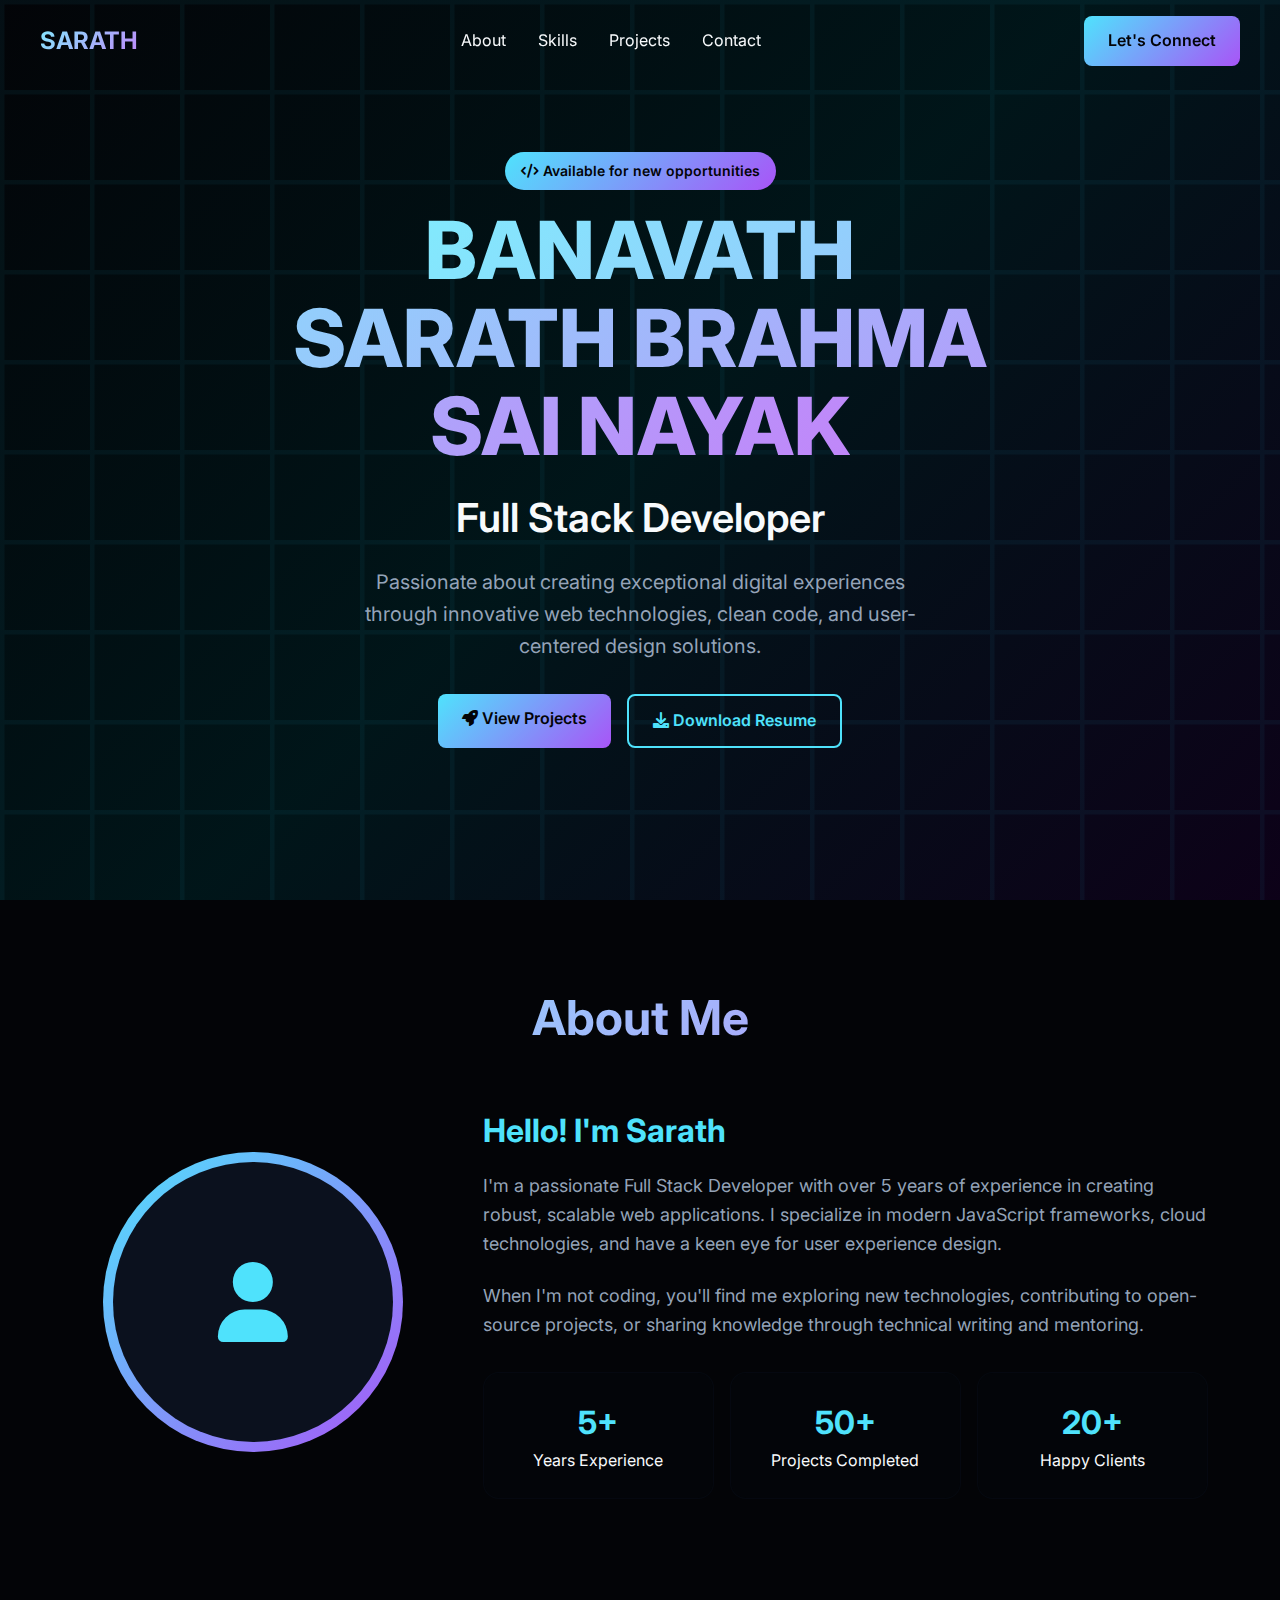
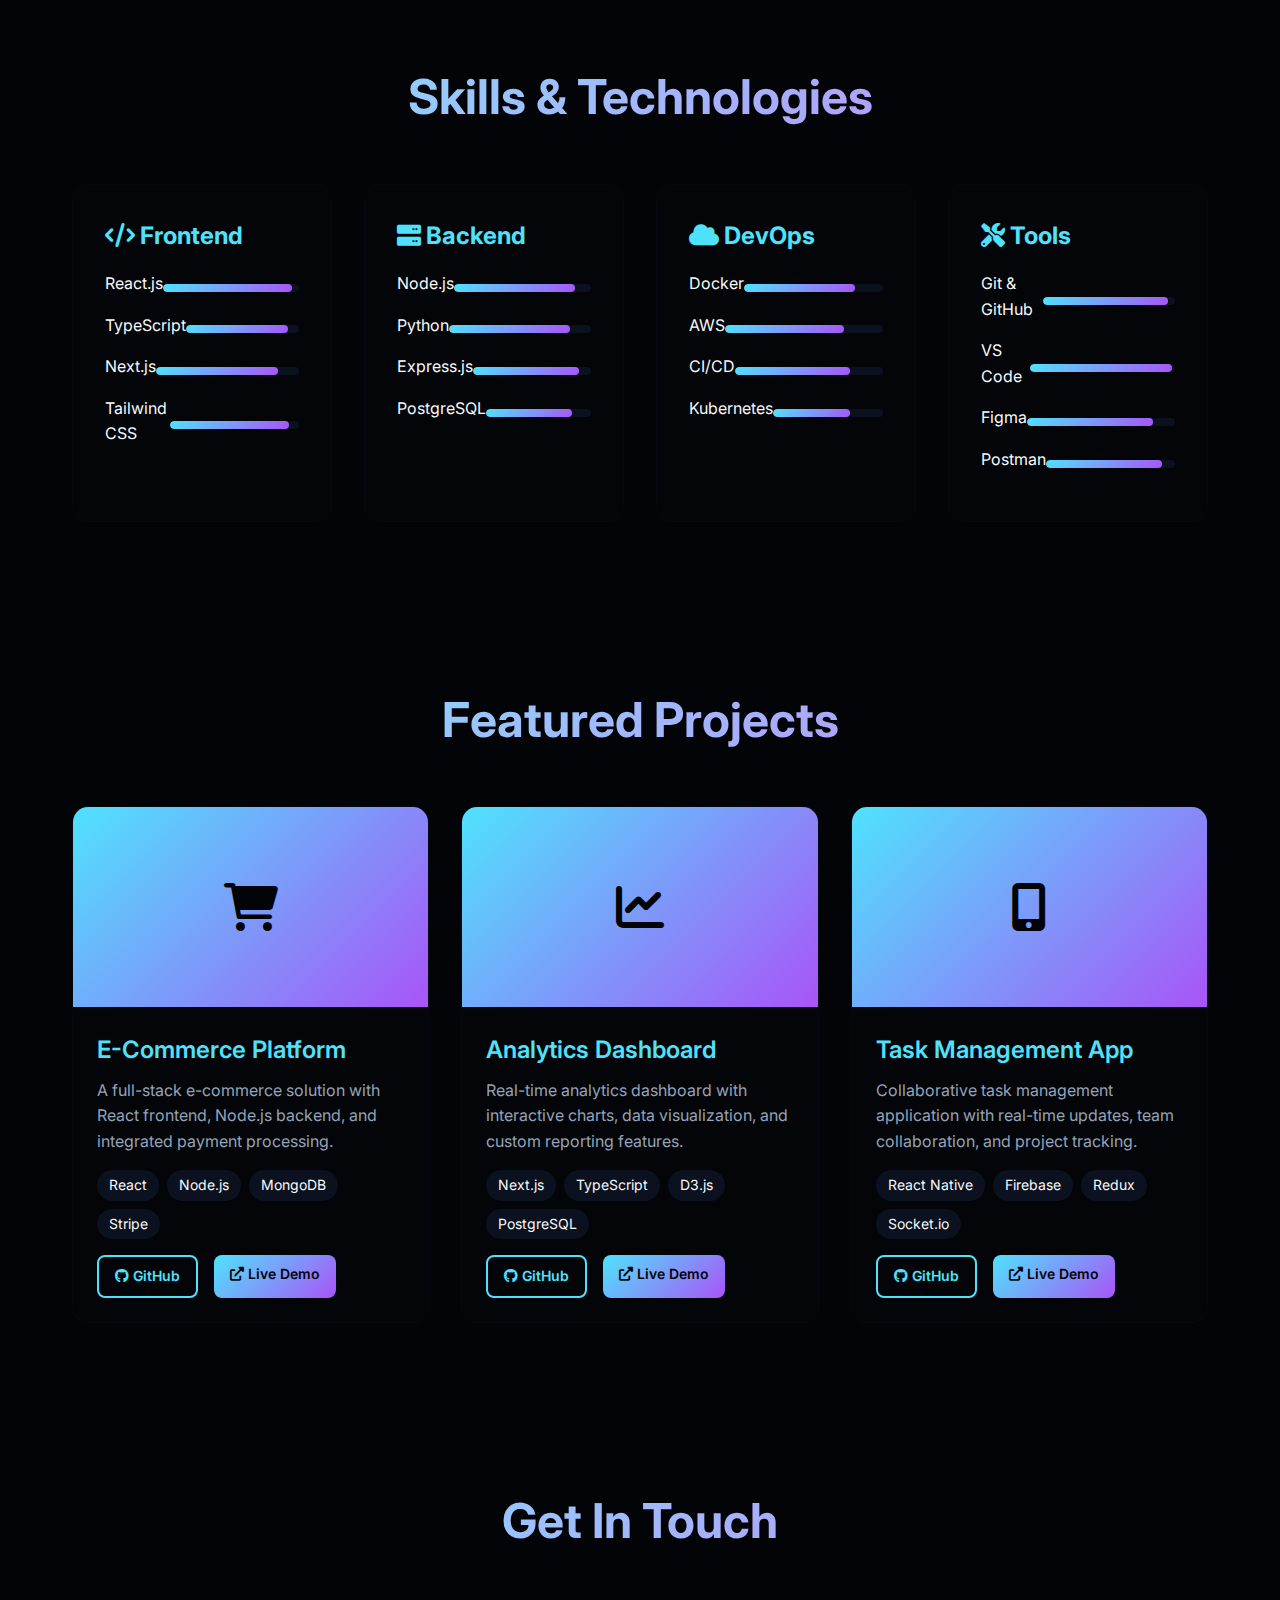
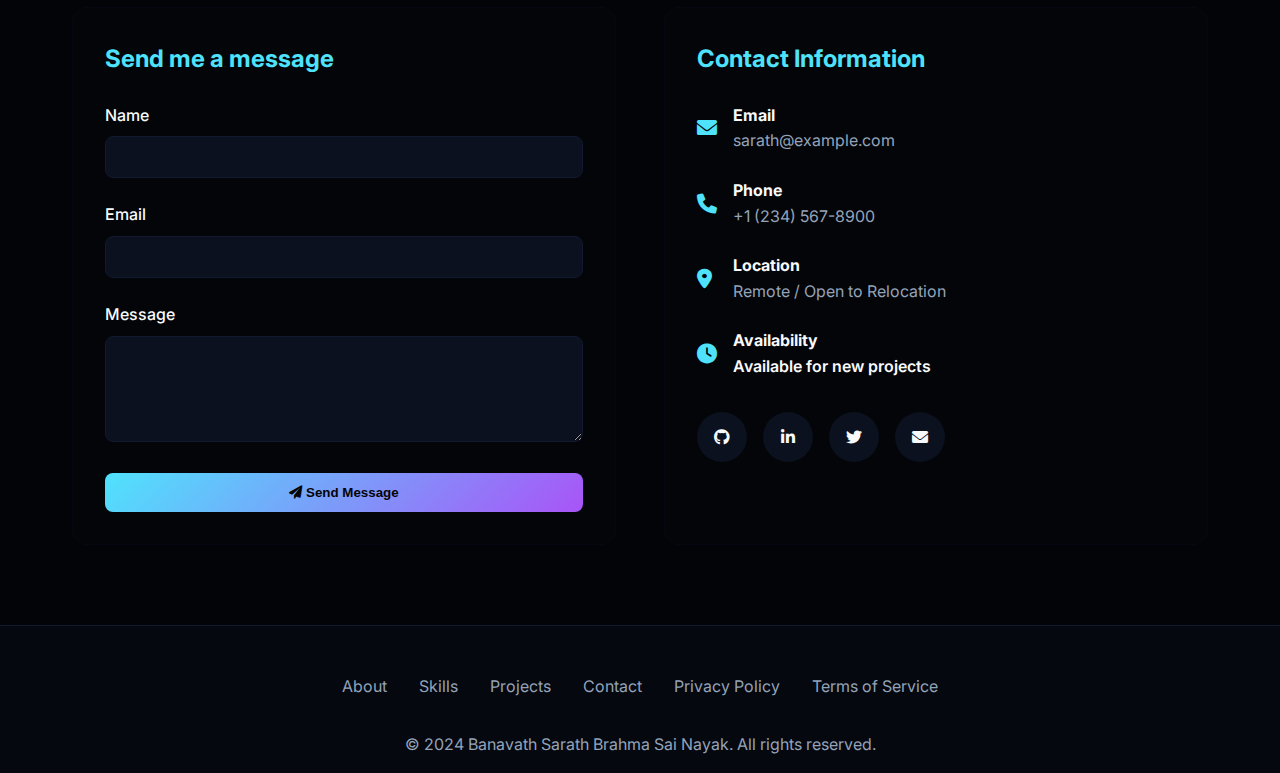
<file: portfolio.html>
<!DOCTYPE html>
<html lang="en">
<head>
    <meta charset="UTF-8">
    <meta name="viewport" content="width=device-width, initial-scale=1.0">
    <title>BANAVATH SARATH BRAHMA SAI NAYAK - Full Stack Developer Portfolio</title>
    <meta name="description" content="Experienced Full Stack Developer specializing in React, Node.js, and modern web technologies. View my projects, skills, and get in touch for collaboration opportunities.">
    <link href="https://fonts.googleapis.com/css2?family=Inter:wght@300;400;500;600;700;800&display=swap" rel="stylesheet">
    <link rel="stylesheet" href="https://cdnjs.cloudflare.com/ajax/libs/font-awesome/6.0.0/css/all.min.css">
    
    <style>
        * {
            margin: 0;
            padding: 0;
            box-sizing: border-box;
        }

        :root {
            /* Futuristic Dark Base */
            --background: hsl(222, 47%, 2%);
            --foreground: hsl(210, 40%, 98%);
            
            /* Glass Cards */
            --card: hsl(222, 47%, 4%);
            --glass: hsla(222, 47%, 8%, 0.1);
            --glass-border: hsla(222, 47%, 12%, 0.2);
            
            /* Neon Accents */
            --primary: hsl(189, 97%, 65%);
            --primary-glow: hsl(189, 97%, 75%);
            --secondary: hsl(271, 91%, 65%);
            --secondary-glow: hsl(271, 91%, 75%);
            
            /* Muted Elements */
            --muted: hsl(222, 47%, 8%);
            --muted-foreground: hsl(215, 20%, 65%);
            
            /* Borders */
            --border: hsl(222, 47%, 12%);
            
            /* Gradients */
            --gradient-hero: linear-gradient(135deg, hsl(222, 47%, 2%) 0%, hsl(189, 97%, 5%) 50%, hsl(271, 91%, 5%) 100%);
            --gradient-neon: linear-gradient(135deg, hsl(189, 97%, 65%) 0%, hsl(271, 91%, 65%) 100%);
            --gradient-text: linear-gradient(135deg, hsl(189, 97%, 75%) 0%, hsl(271, 91%, 75%) 100%);
            
            /* Shadows & Glows */
            --shadow-glow: 0 0 20px hsla(189, 97%, 65%, 0.3), 0 0 40px hsla(189, 97%, 65%, 0.2);
            --shadow-glow-purple: 0 0 20px hsla(271, 91%, 65%, 0.3), 0 0 40px hsla(271, 91%, 65%, 0.2);
            --shadow-glass: 0 8px 32px hsla(222, 47%, 2%, 0.4);
        }

        body {
            font-family: 'Inter', sans-serif;
            background: var(--background);
            color: var(--foreground);
            line-height: 1.6;
            overflow-x: hidden;
        }

        /* Glass Morphism */
        .glass {
            background: var(--glass);
            backdrop-filter: blur(12px);
            border: 1px solid var(--glass-border);
            box-shadow: var(--shadow-glass);
        }

        .glass-strong {
            background: hsla(222, 47%, 8%, 0.2);
            backdrop-filter: blur(16px);
            border: 1px solid hsla(222, 47%, 12%, 0.3);
            box-shadow: var(--shadow-glass);
        }

        /* Gradient Text */
        .gradient-text {
            background: var(--gradient-text);
            background-clip: text;
            -webkit-background-clip: text;
            -webkit-text-fill-color: transparent;
            color: transparent;
        }

        /* Glow Effects */
        .glow-cyan {
            box-shadow: var(--shadow-glow);
        }

        .glow-purple {
            box-shadow: var(--shadow-glow-purple);
        }

        /* Animations */
        .float {
            animation: float 6s ease-in-out infinite;
        }

        @keyframes float {
            0%, 100% { transform: translateY(0px); }
            50% { transform: translateY(-10px); }
        }

        .pulse-glow {
            animation: pulseGlow 2s ease-in-out infinite alternate;
        }

        @keyframes pulseGlow {
            from { box-shadow: var(--shadow-glow); }
            to { box-shadow: 0 0 30px hsla(189, 97%, 65%, 0.6), 0 0 60px hsla(189, 97%, 65%, 0.4); }
        }

        /* Navbar */
        .navbar {
            position: fixed;
            top: 0;
            left: 0;
            right: 0;
            z-index: 1000;
            padding: 1rem 2rem;
            transition: all 0.3s ease;
        }

        .navbar.scrolled {
            background: var(--glass);
            backdrop-filter: blur(12px);
            border-bottom: 1px solid var(--glass-border);
        }

        .navbar-content {
            display: flex;
            justify-content: space-between;
            align-items: center;
            max-width: 1200px;
            margin: 0 auto;
        }

        .logo {
            font-size: 1.5rem;
            font-weight: 700;
            background: var(--gradient-text);
            background-clip: text;
            -webkit-background-clip: text;
            -webkit-text-fill-color: transparent;
            cursor: pointer;
        }

        .nav-links {
            display: flex;
            list-style: none;
            gap: 2rem;
        }

        .nav-links a {
            color: var(--foreground);
            text-decoration: none;
            transition: all 0.3s ease;
            position: relative;
        }

        .nav-links a:hover {
            color: var(--primary);
        }

        .nav-links a::after {
            content: '';
            position: absolute;
            bottom: -5px;
            left: 0;
            width: 0;
            height: 2px;
            background: var(--gradient-neon);
            transition: width 0.3s ease;
        }

        .nav-links a:hover::after {
            width: 100%;
        }

        /* Button Styles */
        .btn {
            padding: 0.75rem 1.5rem;
            border: none;
            border-radius: 0.5rem;
            cursor: pointer;
            font-weight: 600;
            transition: all 0.3s ease;
            text-decoration: none;
            display: inline-block;
            text-align: center;
        }

        .btn-primary {
            background: var(--gradient-neon);
            color: var(--background);
        }

        .btn-primary:hover {
            transform: translateY(-2px);
            box-shadow: var(--shadow-glow);
        }

        .btn-outline {
            background: transparent;
            color: var(--primary);
            border: 2px solid var(--primary);
        }

        .btn-outline:hover {
            background: var(--primary);
            color: var(--background);
            transform: translateY(-2px);
        }

        /* Hero Section */
        .hero {
            min-height: 100vh;
            display: flex;
            align-items: center;
            justify-content: center;
            background: var(--gradient-hero);
            position: relative;
            overflow: hidden;
        }

        .hero::before {
            content: '';
            position: absolute;
            top: 0;
            left: 0;
            right: 0;
            bottom: 0;
            background: url('data:image/svg+xml,<svg xmlns="http://www.w3.org/2000/svg" viewBox="0 0 100 100"><defs><pattern id="grid" width="10" height="10" patternUnits="userSpaceOnUse"><path d="M 10 0 L 0 0 0 10" fill="none" stroke="rgba(52, 211, 253, 0.1)" stroke-width="1"/></pattern></defs><rect width="100" height="100" fill="url(%23grid)"/></svg>');
            opacity: 0.5;
        }

        .hero-content {
            text-align: center;
            z-index: 1;
            position: relative;
            max-width: 800px;
            padding: 2rem;
        }

        .hero h1 {
            font-size: clamp(2.5rem, 8vw, 5rem);
            font-weight: 800;
            margin-bottom: 1rem;
            line-height: 1.1;
        }

        .hero h2 {
            font-size: clamp(1.5rem, 4vw, 2.5rem);
            font-weight: 600;
            margin-bottom: 1rem;
            color: var(--foreground);
        }

        .hero p {
            font-size: 1.25rem;
            color: var(--muted-foreground);
            margin-bottom: 2rem;
            max-width: 600px;
            margin-left: auto;
            margin-right: auto;
        }

        .hero-buttons {
            display: flex;
            gap: 1rem;
            justify-content: center;
            flex-wrap: wrap;
        }

        /* Section Styles */
        .section {
            padding: 5rem 2rem;
            max-width: 1200px;
            margin: 0 auto;
        }

        .section-title {
            font-size: 3rem;
            font-weight: 700;
            text-align: center;
            margin-bottom: 3rem;
            background: var(--gradient-text);
            background-clip: text;
            -webkit-background-clip: text;
            -webkit-text-fill-color: transparent;
        }

        /* About Section */
        .about-content {
            display: grid;
            grid-template-columns: 1fr 2fr;
            gap: 3rem;
            align-items: center;
        }

        .about-avatar {
            width: 300px;
            height: 300px;
            border-radius: 50%;
            background: var(--gradient-neon);
            display: flex;
            align-items: center;
            justify-content: center;
            margin: 0 auto;
            position: relative;
        }

        .about-avatar img {
            width: 280px;
            height: 280px;
            border-radius: 50%;
            object-fit: cover;
        }

        .about-stats {
            display: grid;
            grid-template-columns: repeat(auto-fit, minmax(150px, 1fr));
            gap: 1rem;
            margin-top: 2rem;
        }

        .stat-card {
            background: var(--glass);
            padding: 1.5rem;
            border-radius: 1rem;
            text-align: center;
            border: 1px solid var(--glass-border);
        }

        .stat-number {
            font-size: 2rem;
            font-weight: 700;
            color: var(--primary);
            display: block;
        }

        /* Skills Section */
        .skills-grid {
            display: grid;
            grid-template-columns: repeat(auto-fit, minmax(250px, 1fr));
            gap: 2rem;
        }

        .skill-category {
            background: var(--glass);
            padding: 2rem;
            border-radius: 1rem;
            border: 1px solid var(--glass-border);
            transition: all 0.3s ease;
        }

        .skill-category:hover {
            transform: translateY(-5px);
            box-shadow: var(--shadow-glow);
        }

        .skill-category h3 {
            color: var(--primary);
            margin-bottom: 1rem;
            font-size: 1.5rem;
        }

        .skill-item {
            display: flex;
            justify-content: space-between;
            align-items: center;
            margin-bottom: 1rem;
        }

        .skill-bar {
            width: 100%;
            height: 8px;
            background: var(--muted);
            border-radius: 4px;
            overflow: hidden;
            margin-top: 0.5rem;
        }

        .skill-progress {
            height: 100%;
            background: var(--gradient-neon);
            border-radius: 4px;
            transition: width 2s ease;
        }

        /* Projects Section */
        .projects-grid {
            display: grid;
            grid-template-columns: repeat(auto-fit, minmax(350px, 1fr));
            gap: 2rem;
        }

        .project-card {
            background: var(--glass);
            border-radius: 1rem;
            border: 1px solid var(--glass-border);
            overflow: hidden;
            transition: all 0.3s ease;
        }

        .project-card:hover {
            transform: translateY(-5px);
            box-shadow: var(--shadow-glow);
        }

        .project-image {
            width: 100%;
            height: 200px;
            background: var(--gradient-neon);
            display: flex;
            align-items: center;
            justify-content: center;
            font-size: 3rem;
            color: var(--background);
        }

        .project-content {
            padding: 1.5rem;
        }

        .project-title {
            font-size: 1.5rem;
            font-weight: 600;
            margin-bottom: 0.5rem;
            color: var(--primary);
        }

        .project-description {
            color: var(--muted-foreground);
            margin-bottom: 1rem;
        }

        .project-tech {
            display: flex;
            flex-wrap: wrap;
            gap: 0.5rem;
            margin-bottom: 1rem;
        }

        .tech-tag {
            background: var(--muted);
            color: var(--foreground);
            padding: 0.25rem 0.75rem;
            border-radius: 1rem;
            font-size: 0.875rem;
        }

        .project-links {
            display: flex;
            gap: 1rem;
        }

        /* Contact Section */
        .contact-content {
            display: grid;
            grid-template-columns: 1fr 1fr;
            gap: 3rem;
        }

        .contact-form {
            background: var(--glass);
            padding: 2rem;
            border-radius: 1rem;
            border: 1px solid var(--glass-border);
        }

        .form-group {
            margin-bottom: 1.5rem;
        }

        .form-group label {
            display: block;
            margin-bottom: 0.5rem;
            color: var(--foreground);
            font-weight: 500;
        }

        .form-group input,
        .form-group textarea {
            width: 100%;
            padding: 0.75rem;
            background: var(--muted);
            border: 1px solid var(--border);
            border-radius: 0.5rem;
            color: var(--foreground);
            font-family: inherit;
        }

        .form-group input:focus,
        .form-group textarea:focus {
            outline: none;
            border-color: var(--primary);
            box-shadow: 0 0 0 2px hsla(189, 97%, 65%, 0.2);
        }

        .contact-info {
            background: var(--glass);
            padding: 2rem;
            border-radius: 1rem;
            border: 1px solid var(--glass-border);
        }

        .contact-item {
            display: flex;
            align-items: center;
            margin-bottom: 1.5rem;
        }

        .contact-item i {
            color: var(--primary);
            margin-right: 1rem;
            font-size: 1.25rem;
            width: 20px;
        }

        .social-links {
            display: flex;
            gap: 1rem;
            margin-top: 2rem;
        }

        .social-link {
            display: flex;
            align-items: center;
            justify-content: center;
            width: 50px;
            height: 50px;
            background: var(--muted);
            color: var(--foreground);
            border-radius: 50%;
            text-decoration: none;
            transition: all 0.3s ease;
        }

        .social-link:hover {
            background: var(--primary);
            color: var(--background);
            transform: translateY(-2px);
        }

        /* Footer */
        .footer {
            background: var(--card);
            border-top: 1px solid var(--border);
            padding: 3rem 2rem 1rem;
            text-align: center;
        }

        .footer-content {
            max-width: 1200px;
            margin: 0 auto;
        }

        .footer-links {
            display: flex;
            justify-content: center;
            gap: 2rem;
            margin-bottom: 2rem;
            flex-wrap: wrap;
        }

        .footer-links a {
            color: var(--muted-foreground);
            text-decoration: none;
            transition: color 0.3s ease;
        }

        .footer-links a:hover {
            color: var(--primary);
        }

        /* Mobile Menu */
        .mobile-menu-toggle {
            display: none;
            background: none;
            border: none;
            color: var(--foreground);
            font-size: 1.5rem;
            cursor: pointer;
        }

        .mobile-menu {
            display: none;
            position: fixed;
            top: 0;
            left: 0;
            right: 0;
            bottom: 0;
            background: var(--background);
            z-index: 1001;
            padding: 2rem;
        }

        .mobile-menu.active {
            display: flex;
            flex-direction: column;
            justify-content: center;
            align-items: center;
        }

        .mobile-menu-links {
            list-style: none;
            text-align: center;
        }

        .mobile-menu-links li {
            margin-bottom: 2rem;
        }

        .mobile-menu-links a {
            color: var(--foreground);
            text-decoration: none;
            font-size: 1.5rem;
            font-weight: 600;
        }

        .mobile-menu-close {
            position: absolute;
            top: 2rem;
            right: 2rem;
            background: none;
            border: none;
            color: var(--foreground);
            font-size: 2rem;
            cursor: pointer;
        }

        /* Responsive Design */
        @media (max-width: 768px) {
            .nav-links {
                display: none;
            }

            .mobile-menu-toggle {
                display: block;
            }

            .hero h1 {
                font-size: 2.5rem;
            }

            .hero h2 {
                font-size: 1.5rem;
            }

            .hero-buttons {
                flex-direction: column;
                align-items: center;
            }

            .about-content {
                grid-template-columns: 1fr;
                text-align: center;
            }

            .contact-content {
                grid-template-columns: 1fr;
            }

            .section {
                padding: 3rem 1rem;
            }

            .section-title {
                font-size: 2rem;
            }
        }

        /* Scroll to top button */
        .scroll-top {
            position: fixed;
            bottom: 2rem;
            right: 2rem;
            width: 50px;
            height: 50px;
            background: var(--primary);
            color: var(--background);
            border: none;
            border-radius: 50%;
            cursor: pointer;
            display: none;
            align-items: center;
            justify-content: center;
            transition: all 0.3s ease;
            z-index: 1000;
        }

        .scroll-top:hover {
            transform: translateY(-2px);
            box-shadow: var(--shadow-glow);
        }

        .scroll-top.visible {
            display: flex;
        }
    </style>
</head>
<body>
    <!-- Navbar -->
    <nav class="navbar" id="navbar">
        <div class="navbar-content">
            <div class="logo" onclick="scrollToSection('hero')">SARATH</div>
            <ul class="nav-links">
                <li><a href="#about" onclick="scrollToSection('about')">About</a></li>
                <li><a href="#skills" onclick="scrollToSection('skills')">Skills</a></li>
                <li><a href="#projects" onclick="scrollToSection('projects')">Projects</a></li>
                <li><a href="#contact" onclick="scrollToSection('contact')">Contact</a></li>
            </ul>
            <a href="#contact" class="btn btn-primary" onclick="scrollToSection('contact')">Let's Connect</a>
            <button class="mobile-menu-toggle" onclick="toggleMobileMenu()">
                <i class="fas fa-bars"></i>
            </button>
        </div>
    </nav>

    <!-- Mobile Menu -->
    <div class="mobile-menu" id="mobileMenu">
        <button class="mobile-menu-close" onclick="toggleMobileMenu()">
            <i class="fas fa-times"></i>
        </button>
        <ul class="mobile-menu-links">
            <li><a href="#about" onclick="scrollToSection('about'); toggleMobileMenu()">About</a></li>
            <li><a href="#skills" onclick="scrollToSection('skills'); toggleMobileMenu()">Skills</a></li>
            <li><a href="#projects" onclick="scrollToSection('projects'); toggleMobileMenu()">Projects</a></li>
            <li><a href="#contact" onclick="scrollToSection('contact'); toggleMobileMenu()">Contact</a></li>
        </ul>
        <a href="#contact" class="btn btn-primary" onclick="scrollToSection('contact'); toggleMobileMenu()">Let's Connect</a>
    </div>

    <!-- Hero Section -->
    <section class="hero" id="hero">
        <div class="hero-content">
            <div class="float">
                <div style="display: inline-block; background: var(--gradient-neon); padding: 0.5rem 1rem; border-radius: 2rem; margin-bottom: 1rem; font-size: 0.875rem; font-weight: 600; color: var(--background);">
                    <i class="fas fa-code"></i> Available for new opportunities
                </div>
            </div>
            
            <h1>
                <span class="gradient-text">BANAVATH SARATH BRAHMA SAI NAYAK</span>
            </h1>
            
            <h2>Full Stack Developer</h2>
            
            <p>
                Passionate about creating exceptional digital experiences through innovative web technologies, 
                clean code, and user-centered design solutions.
            </p>
            
            <div class="hero-buttons">
                <a href="#projects" class="btn btn-primary pulse-glow" onclick="scrollToSection('projects')">
                    <i class="fas fa-rocket"></i> View Projects
                </a>
                <a href="#" class="btn btn-outline" onclick="downloadResume()">
                    <i class="fas fa-download"></i> Download Resume
                </a>
            </div>
        </div>
    </section>

    <!-- About Section -->
    <section class="section" id="about">
        <h2 class="section-title">About Me</h2>
        <div class="about-content">
            <div class="about-avatar float">
                <div style="width: 280px; height: 280px; border-radius: 50%; background: var(--muted); display: flex; align-items: center; justify-content: center; font-size: 5rem; color: var(--primary);">
                    <i class="fas fa-user"></i>
                </div>
            </div>
            <div>
                <h3 style="font-size: 2rem; margin-bottom: 1rem; color: var(--primary);">Hello! I'm Sarath</h3>
                <p style="font-size: 1.125rem; color: var(--muted-foreground); margin-bottom: 1.5rem;">
                    I'm a passionate Full Stack Developer with over 5 years of experience in creating robust, 
                    scalable web applications. I specialize in modern JavaScript frameworks, cloud technologies, 
                    and have a keen eye for user experience design.
                </p>
                <p style="font-size: 1.125rem; color: var(--muted-foreground); margin-bottom: 2rem;">
                    When I'm not coding, you'll find me exploring new technologies, contributing to open-source projects, 
                    or sharing knowledge through technical writing and mentoring.
                </p>
                
                <div class="about-stats">
                    <div class="stat-card hover-scale">
                        <span class="stat-number">5+</span>
                        <span>Years Experience</span>
                    </div>
                    <div class="stat-card hover-scale">
                        <span class="stat-number">50+</span>
                        <span>Projects Completed</span>
                    </div>
                    <div class="stat-card hover-scale">
                        <span class="stat-number">20+</span>
                        <span>Happy Clients</span>
                    </div>
                </div>
            </div>
        </div>
    </section>

    <!-- Skills Section -->
    <section class="section" id="skills">
        <h2 class="section-title">Skills & Technologies</h2>
        <div class="skills-grid">
            <div class="skill-category">
                <h3><i class="fas fa-code"></i> Frontend</h3>
                <div class="skill-item">
                    <span>React.js</span>
                    <div class="skill-bar">
                        <div class="skill-progress" style="width: 95%"></div>
                    </div>
                </div>
                <div class="skill-item">
                    <span>TypeScript</span>
                    <div class="skill-bar">
                        <div class="skill-progress" style="width: 90%"></div>
                    </div>
                </div>
                <div class="skill-item">
                    <span>Next.js</span>
                    <div class="skill-bar">
                        <div class="skill-progress" style="width: 85%"></div>
                    </div>
                </div>
                <div class="skill-item">
                    <span>Tailwind CSS</span>
                    <div class="skill-bar">
                        <div class="skill-progress" style="width: 92%"></div>
                    </div>
                </div>
            </div>

            <div class="skill-category">
                <h3><i class="fas fa-server"></i> Backend</h3>
                <div class="skill-item">
                    <span>Node.js</span>
                    <div class="skill-bar">
                        <div class="skill-progress" style="width: 88%"></div>
                    </div>
                </div>
                <div class="skill-item">
                    <span>Python</span>
                    <div class="skill-bar">
                        <div class="skill-progress" style="width: 85%"></div>
                    </div>
                </div>
                <div class="skill-item">
                    <span>Express.js</span>
                    <div class="skill-bar">
                        <div class="skill-progress" style="width: 90%"></div>
                    </div>
                </div>
                <div class="skill-item">
                    <span>PostgreSQL</span>
                    <div class="skill-bar">
                        <div class="skill-progress" style="width: 82%"></div>
                    </div>
                </div>
            </div>

            <div class="skill-category">
                <h3><i class="fas fa-cloud"></i> DevOps</h3>
                <div class="skill-item">
                    <span>Docker</span>
                    <div class="skill-bar">
                        <div class="skill-progress" style="width: 80%"></div>
                    </div>
                </div>
                <div class="skill-item">
                    <span>AWS</span>
                    <div class="skill-bar">
                        <div class="skill-progress" style="width: 75%"></div>
                    </div>
                </div>
                <div class="skill-item">
                    <span>CI/CD</span>
                    <div class="skill-bar">
                        <div class="skill-progress" style="width: 78%"></div>
                    </div>
                </div>
                <div class="skill-item">
                    <span>Kubernetes</span>
                    <div class="skill-bar">
                        <div class="skill-progress" style="width: 70%"></div>
                    </div>
                </div>
            </div>

            <div class="skill-category">
                <h3><i class="fas fa-tools"></i> Tools</h3>
                <div class="skill-item">
                    <span>Git & GitHub</span>
                    <div class="skill-bar">
                        <div class="skill-progress" style="width: 95%"></div>
                    </div>
                </div>
                <div class="skill-item">
                    <span>VS Code</span>
                    <div class="skill-bar">
                        <div class="skill-progress" style="width: 98%"></div>
                    </div>
                </div>
                <div class="skill-item">
                    <span>Figma</span>
                    <div class="skill-bar">
                        <div class="skill-progress" style="width: 85%"></div>
                    </div>
                </div>
                <div class="skill-item">
                    <span>Postman</span>
                    <div class="skill-bar">
                        <div class="skill-progress" style="width: 90%"></div>
                    </div>
                </div>
            </div>
        </div>
    </section>

    <!-- Projects Section -->
    <section class="section" id="projects">
        <h2 class="section-title">Featured Projects</h2>
        <div class="projects-grid">
            <div class="project-card">
                <div class="project-image">
                    <i class="fas fa-shopping-cart"></i>
                </div>
                <div class="project-content">
                    <h3 class="project-title">E-Commerce Platform</h3>
                    <p class="project-description">
                        A full-stack e-commerce solution with React frontend, Node.js backend, 
                        and integrated payment processing.
                    </p>
                    <div class="project-tech">
                        <span class="tech-tag">React</span>
                        <span class="tech-tag">Node.js</span>
                        <span class="tech-tag">MongoDB</span>
                        <span class="tech-tag">Stripe</span>
                    </div>
                    <div class="project-links">
                        <a href="#" class="btn btn-outline" style="padding: 0.5rem 1rem; font-size: 0.875rem;">
                            <i class="fab fa-github"></i> GitHub
                        </a>
                        <a href="#" class="btn btn-primary" style="padding: 0.5rem 1rem; font-size: 0.875rem;">
                            <i class="fas fa-external-link-alt"></i> Live Demo
                        </a>
                    </div>
                </div>
            </div>

            <div class="project-card">
                <div class="project-image">
                    <i class="fas fa-chart-line"></i>
                </div>
                <div class="project-content">
                    <h3 class="project-title">Analytics Dashboard</h3>
                    <p class="project-description">
                        Real-time analytics dashboard with interactive charts, data visualization, 
                        and custom reporting features.
                    </p>
                    <div class="project-tech">
                        <span class="tech-tag">Next.js</span>
                        <span class="tech-tag">TypeScript</span>
                        <span class="tech-tag">D3.js</span>
                        <span class="tech-tag">PostgreSQL</span>
                    </div>
                    <div class="project-links">
                        <a href="#" class="btn btn-outline" style="padding: 0.5rem 1rem; font-size: 0.875rem;">
                            <i class="fab fa-github"></i> GitHub
                        </a>
                        <a href="#" class="btn btn-primary" style="padding: 0.5rem 1rem; font-size: 0.875rem;">
                            <i class="fas fa-external-link-alt"></i> Live Demo
                        </a>
                    </div>
                </div>
            </div>

            <div class="project-card">
                <div class="project-image">
                    <i class="fas fa-mobile-alt"></i>
                </div>
                <div class="project-content">
                    <h3 class="project-title">Task Management App</h3>
                    <p class="project-description">
                        Collaborative task management application with real-time updates, 
                        team collaboration, and project tracking.
                    </p>
                    <div class="project-tech">
                        <span class="tech-tag">React Native</span>
                        <span class="tech-tag">Firebase</span>
                        <span class="tech-tag">Redux</span>
                        <span class="tech-tag">Socket.io</span>
                    </div>
                    <div class="project-links">
                        <a href="#" class="btn btn-outline" style="padding: 0.5rem 1rem; font-size: 0.875rem;">
                            <i class="fab fa-github"></i> GitHub
                        </a>
                        <a href="#" class="btn btn-primary" style="padding: 0.5rem 1rem; font-size: 0.875rem;">
                            <i class="fas fa-external-link-alt"></i> Live Demo
                        </a>
                    </div>
                </div>
            </div>
        </div>
    </section>

    <!-- Contact Section -->
    <section class="section" id="contact">
        <h2 class="section-title">Get In Touch</h2>
        <div class="contact-content">
            <div class="contact-form">
                <h3 style="color: var(--primary); margin-bottom: 1.5rem; font-size: 1.5rem;">Send me a message</h3>
                <form onsubmit="handleSubmit(event)">
                    <div class="form-group">
                        <label for="name">Name</label>
                        <input type="text" id="name" name="name" required>
                    </div>
                    <div class="form-group">
                        <label for="email">Email</label>
                        <input type="email" id="email" name="email" required>
                    </div>
                    <div class="form-group">
                        <label for="message">Message</label>
                        <textarea id="message" name="message" rows="5" required></textarea>
                    </div>
                    <button type="submit" class="btn btn-primary" style="width: 100%;">
                        <i class="fas fa-paper-plane"></i> Send Message
                    </button>
                </form>
            </div>

            <div class="contact-info">
                <h3 style="color: var(--primary); margin-bottom: 1.5rem; font-size: 1.5rem;">Contact Information</h3>
                
                <div class="contact-item">
                    <i class="fas fa-envelope"></i>
                    <div>
                        <strong>Email</strong><br>
                        <a href="mailto:sarath@example.com" style="color: var(--muted-foreground); text-decoration: none;">sarath@example.com</a>
                    </div>
                </div>

                <div class="contact-item">
                    <i class="fas fa-phone"></i>
                    <div>
                        <strong>Phone</strong><br>
                        <a href="tel:+1234567890" style="color: var(--muted-foreground); text-decoration: none;">+1 (234) 567-8900</a>
                    </div>
                </div>

                <div class="contact-item">
                    <i class="fas fa-map-marker-alt"></i>
                    <div>
                        <strong>Location</strong><br>
                        <span style="color: var(--muted-foreground);">Remote / Open to Relocation</span>
                    </div>
                </div>

                <div class="contact-item">
                    <i class="fas fa-clock"></i>
                    <div>
                        <strong>Availability</strong><br>
                        <span style="color: var(--success); font-weight: 600;">Available for new projects</span>
                    </div>
                </div>

                <div class="social-links">
                    <a href="https://github.com" class="social-link" title="GitHub">
                        <i class="fab fa-github"></i>
                    </a>
                    <a href="https://linkedin.com" class="social-link" title="LinkedIn">
                        <i class="fab fa-linkedin-in"></i>
                    </a>
                    <a href="https://twitter.com" class="social-link" title="Twitter">
                        <i class="fab fa-twitter"></i>
                    </a>
                    <a href="mailto:sarath@example.com" class="social-link" title="Email">
                        <i class="fas fa-envelope"></i>
                    </a>
                </div>
            </div>
        </div>
    </section>

    <!-- Footer -->
    <footer class="footer">
        <div class="footer-content">
            <div class="footer-links">
                <a href="#about" onclick="scrollToSection('about')">About</a>
                <a href="#skills" onclick="scrollToSection('skills')">Skills</a>
                <a href="#projects" onclick="scrollToSection('projects')">Projects</a>
                <a href="#contact" onclick="scrollToSection('contact')">Contact</a>
                <a href="#">Privacy Policy</a>
                <a href="#">Terms of Service</a>
            </div>
            <p style="color: var(--muted-foreground); margin: 0;">
                © 2024 Banavath Sarath Brahma Sai Nayak. All rights reserved.
            </p>
        </div>
    </footer>

    <!-- Scroll to Top Button -->
    <button class="scroll-top" id="scrollTop" onclick="scrollToSection('hero')">
        <i class="fas fa-chevron-up"></i>
    </button>

    <script>
        // Smooth scrolling function
        function scrollToSection(sectionId) {
            const element = document.getElementById(sectionId);
            if (element) {
                element.scrollIntoView({ 
                    behavior: 'smooth',
                    block: 'start'
                });
            }
        }

        // Navbar scroll effect
        window.addEventListener('scroll', function() {
            const navbar = document.getElementById('navbar');
            const scrollTop = document.getElementById('scrollTop');
            
            if (window.scrollY > 100) {
                navbar.classList.add('scrolled');
                scrollTop.classList.add('visible');
            } else {
                navbar.classList.remove('scrolled');
                scrollTop.classList.remove('visible');
            }
        });

        // Mobile menu toggle
        function toggleMobileMenu() {
            const mobileMenu = document.getElementById('mobileMenu');
            mobileMenu.classList.toggle('active');
        }

        // Form submission
        function handleSubmit(event) {
            event.preventDefault();
            
            const formData = new FormData(event.target);
            const name = formData.get('name');
            const email = formData.get('email');
            const message = formData.get('message');
            
            // Here you would typically send the data to a server
            alert(`Thank you, ${name}! Your message has been sent. I'll get back to you soon.`);
            
            // Reset form
            event.target.reset();
        }

        // Download resume function
        function downloadResume() {
            // Create a dummy PDF download
            const link = document.createElement('a');
            link.href = '[data-uri]';
            link.download = 'Sarath_Resume.pdf';
            link.click();
        }

        // Animate skill bars on scroll
        function animateSkillBars() {
            const skillBars = document.querySelectorAll('.skill-progress');
            const observer = new IntersectionObserver((entries) => {
                entries.forEach(entry => {
                    if (entry.isIntersecting) {
                        const width = entry.target.style.width;
                        entry.target.style.width = '0%';
                        setTimeout(() => {
                            entry.target.style.width = width;
                        }, 100);
                        observer.unobserve(entry.target);
                    }
                });
            });

            skillBars.forEach(bar => observer.observe(bar));
        }

        // Initialize animations when page loads
        document.addEventListener('DOMContentLoaded', function() {
            animateSkillBars();
        });

        // Close mobile menu when clicking outside
        document.addEventListener('click', function(event) {
            const mobileMenu = document.getElementById('mobileMenu');
            const mobileMenuToggle = document.querySelector('.mobile-menu-toggle');
            
            if (!mobileMenu.contains(event.target) && !mobileMenuToggle.contains(event.target)) {
                mobileMenu.classList.remove('active');
            }
        });

        // Add loading animation to buttons
        document.querySelectorAll('.btn').forEach(button => {
            button.addEventListener('click', function() {
                if (!this.disabled) {
                    this.style.transform = 'scale(0.95)';
                    setTimeout(() => {
                        this.style.transform = '';
                    }, 150);
                }
            });
        });

        // Typing effect for hero section (optional enhancement)
        function typeWriter(element, text, speed = 100) {
            let i = 0;
            element.innerHTML = '';
            function type() {
                if (i < text.length) {
                    element.innerHTML += text.charAt(i);
                    i++;
                    setTimeout(type, speed);
                }
            }
            type();
        }

        // Parallax effect for hero background
        window.addEventListener('scroll', function() {
            const scrolled = window.pageYOffset;
            const hero = document.querySelector('.hero');
            const rate = scrolled * -0.5;
            
            if (hero) {
                hero.style.transform = `translateY(${rate}px)`;
            }
        });
    </script>
</body>
</html>
</file>
